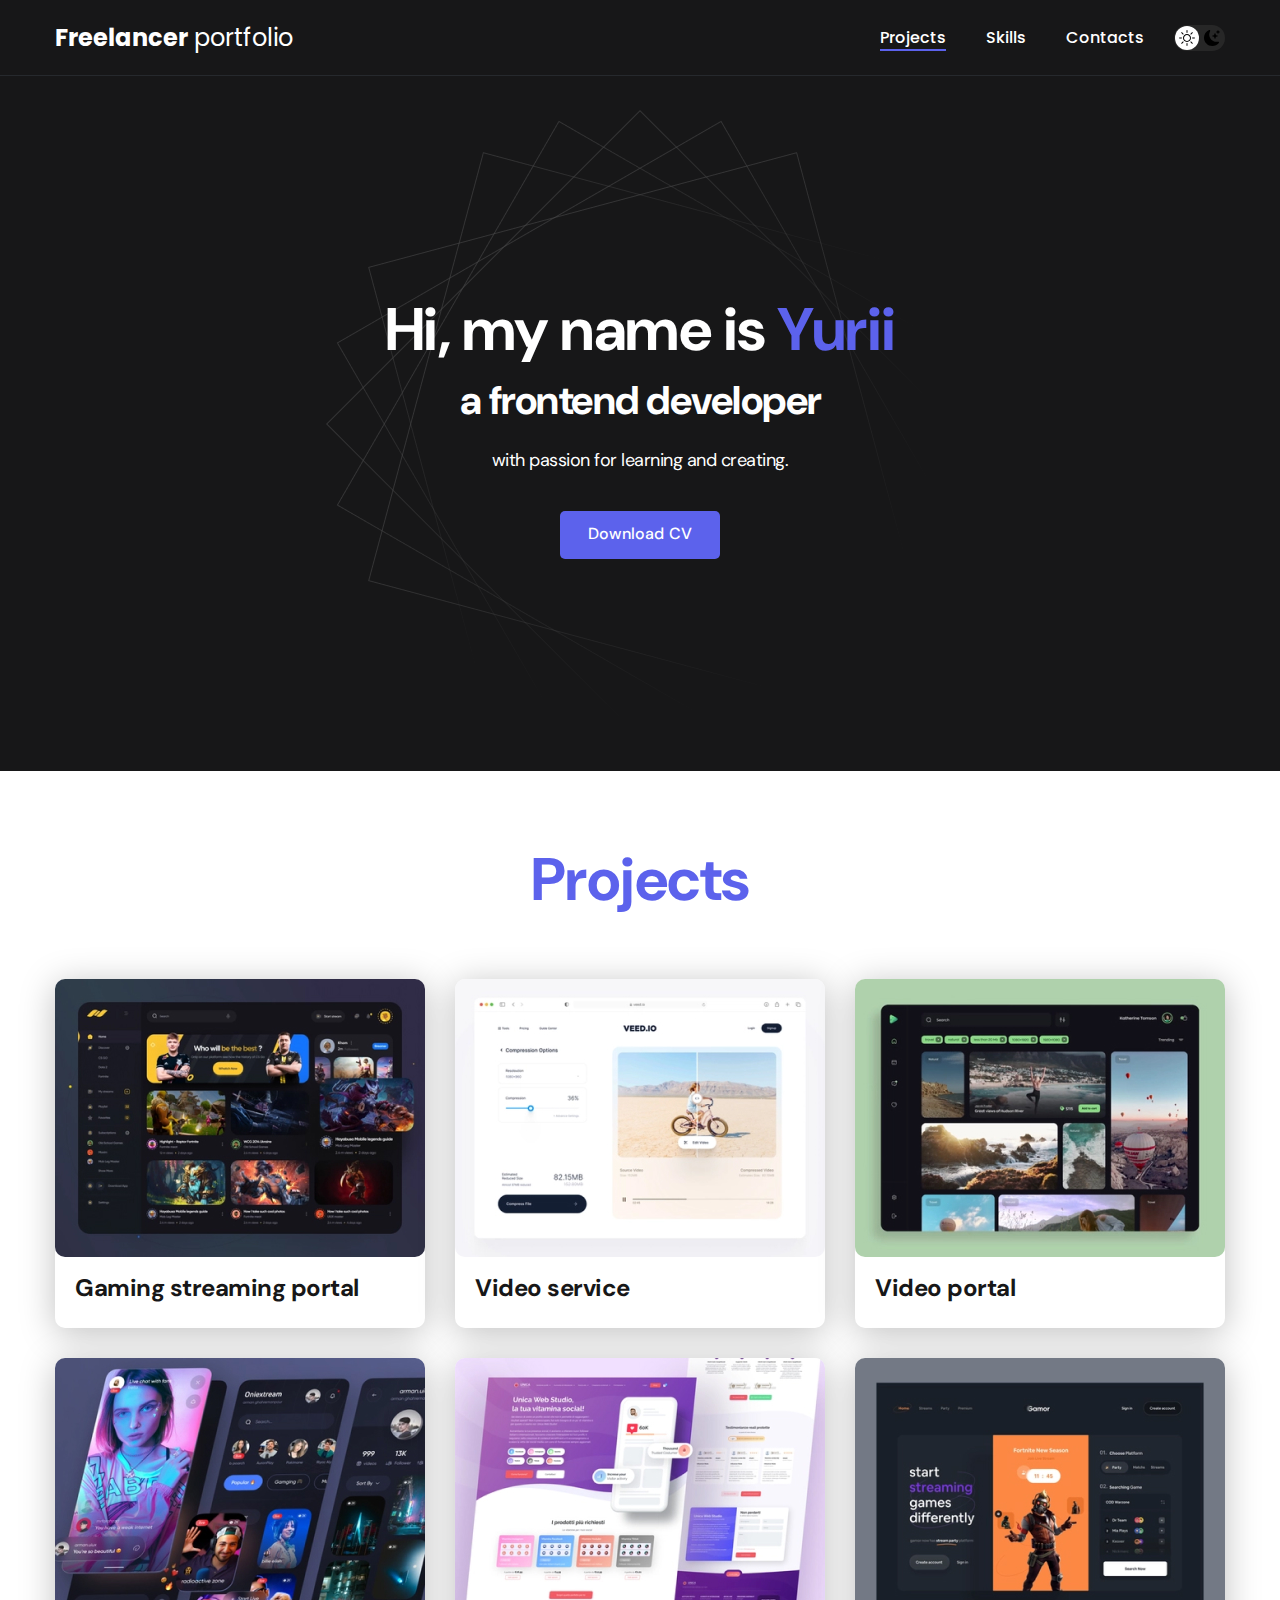
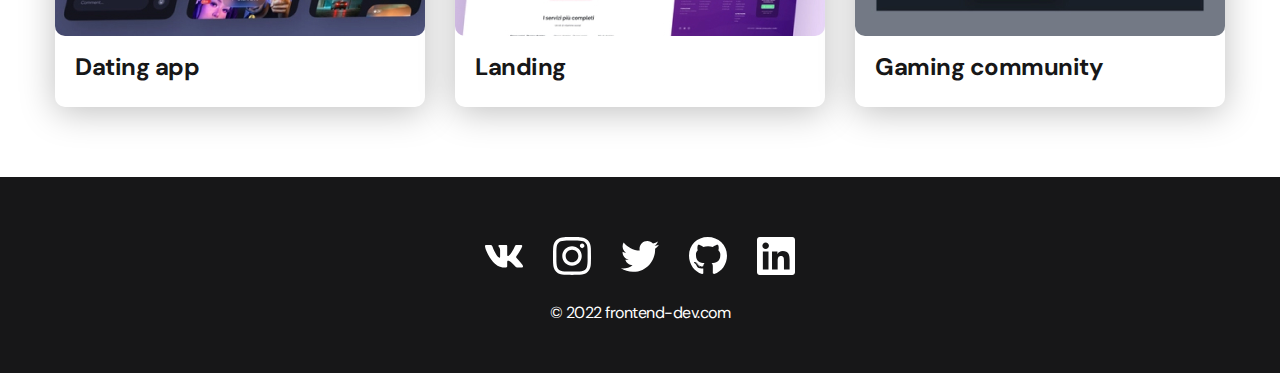
<file: index.html>
<!DOCTYPE html>
<html lang="en">
<head>
    <meta charset="UTF-8">
    <meta http-equiv="X-UA-Compatible" content="IE=edge">
    <meta name="viewport" content="width=device-width, initial-scale=1.0">
    <title>Freelancer portfolio</title>
    <link rel="stylesheet" href="./css/main.css">
</head>
<body>
    <nav class="nav">
        <div class="container">
            <div class="nav-row">
                <a href="./index.html" class="logo"><strong>Freelancer</strong> portfolio</a>

                <button class="dark-mode-btn">
                    <img src="./img/icons/sun.svg" alt="Light mode" class="dark-mode-btn__icon">
                    <img src="./img/icons/moon.svg" alt="Dark mode" class="dark-mode-btn__icon">
                </button>

                <ul class="nav-list">
                    <li class="nav-list__item"><a href="./index.html" class="nav-list__link nav-list__link--active">Projects</a></li>
                    <li class="nav-list__item"><a href="./skills.html" class="nav-list__link">Skills</a></li>
                    <li class="nav-list__item"><a href="./contacts.html" class="nav-list__link">Contacts</a></li>
                </ul>
            </div>
        </div>
    </nav>

    <header class="header">
        <div class="header__wrapper">
            <h1 class="header__title">
                <strong>Hi, my name is <em>Yurii</em></strong><br>
                a frontend developer
            </h1>
            <div class="header__text">
                <p>with passion for learning and creating.</p>
            </div>
            <a href="#!" class="btn">Download CV</a>
        </div>
    </header>

    <main class="section">
        <div class="container">
            <h2 class="title-1">Projects</h2>
            <ul class="projects">
                <li class="project">
                    <a href="./project-page.html">
                        <img src="./img/projects/01.jpg" alt="Project img" class="project__img">
                        <h3 class="project__title">Gaming streaming portal</h3>
                    </a>
                </li>
                <li class="project">
                    <a href="./project-page.html">
                        <img src="./img/projects/02.jpg" alt="Project img" class="project__img">
                        <h3 class="project__title">Video service</h3>
                    </a>
                </li>
                <li class="project">
                    <a href="./project-page.html">
                        <img src="./img/projects/03.jpg" alt="Project img" class="project__img">
                        <h3 class="project__title">Video portal</h3>
                    </a>
                </li>

                <li class="project">
                    <img src="./img/projects/04.jpg" alt="Project img" class="project__img">
                    <h3 class="project__title">Dating app</h3>
                </li>
                <li class="project">
                    <img src="./img/projects/05.jpg" alt="Project img" class="project__img">
                    <h3 class="project__title">Landing</h3>
                </li>
                <li class="project">
                    <img src="./img/projects/06.jpg" alt="Project img" class="project__img">
                    <h3 class="project__title">Gaming community</h3>
                </li>

            </ul>
        </div>
    </main>

    <footer class="footer">
        <div class="container">
            <div class="footer__wrapper">
                <ul class="social">
                    <li class="social__item"><a href="#!"><img src="./img/icons/vk.svg" alt="Link"></a></li>
                    <li class="social__item"><a href="#!"><img src="./img/icons/instagram.svg" alt="Link"></a></li>
                    <li class="social__item"><a href="#!"><img src="./img/icons/twitter.svg" alt="Link"></a></li>
                    <li class="social__item"><a href="#!"><img src="./img/icons/gitHub.svg" alt="Link"></a></li>
                    <li class="social__item"><a href="#!"><img src="./img/icons/linkedIn.svg" alt="Link"></a></li>
                </ul>
                <div class="copyright">
                    <p>© 2022 frontend-dev.com</p>
                </div>
            </div>
        </div>
    </footer>

    <script src="./js/main.js"></script>

</body>
</html>
</file>
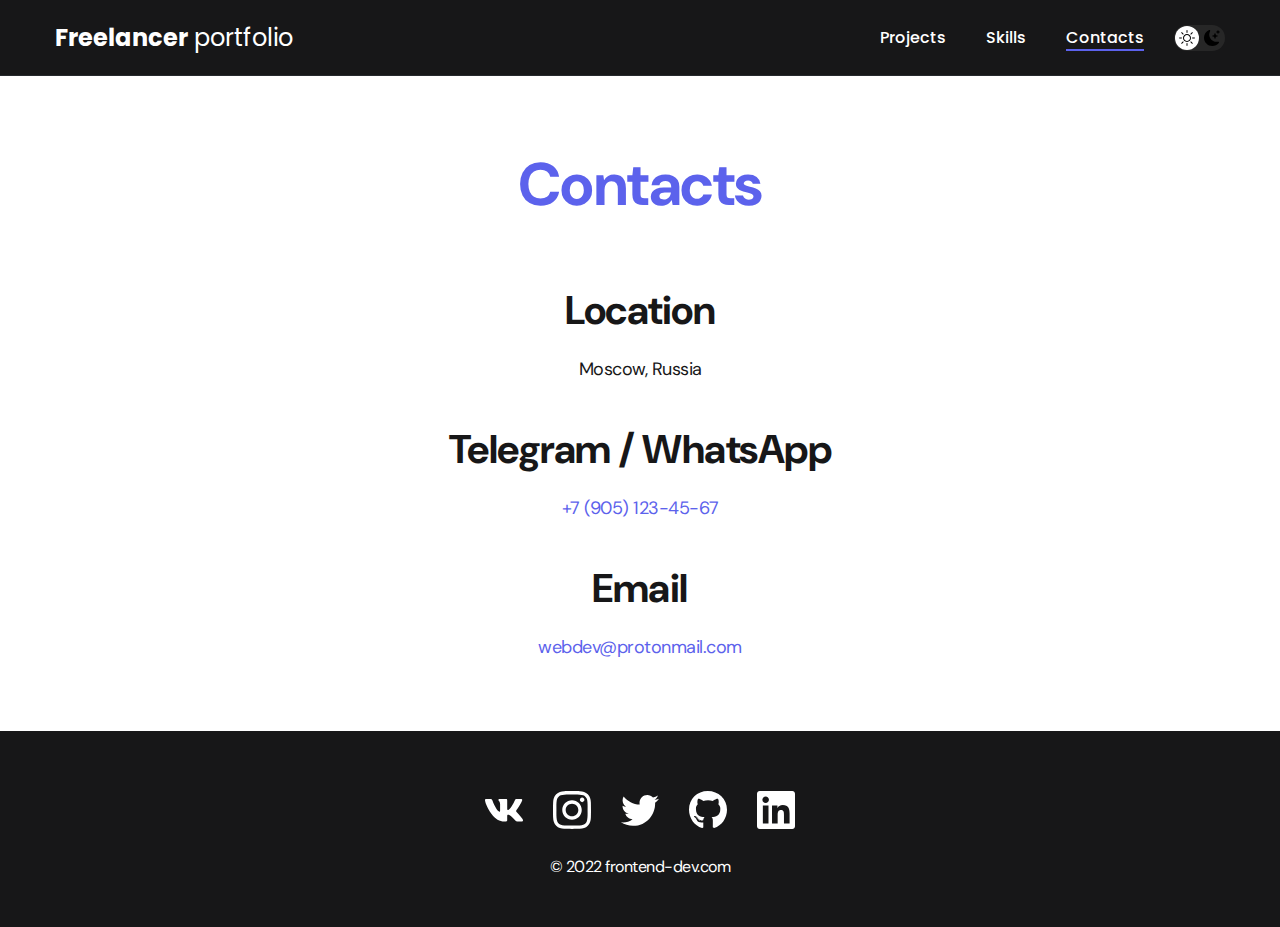
<file: contacts.html>
<!DOCTYPE html>
<html lang="en">
<head>
    <meta charset="UTF-8">
    <meta http-equiv="X-UA-Compatible" content="IE=edge">
    <meta name="viewport" content="width=device-width, initial-scale=1.0">
    <title>Freelancer portfolio</title>
    <link rel="stylesheet" href="./css/main.css">
</head>
<body>
    <nav class="nav">
        <div class="container">
            <div class="nav-row">
                <a href="./index.html" class="logo"><strong>Freelancer</strong> portfolio</a>

                <button class="dark-mode-btn">
                    <img src="./img/icons/sun.svg" alt="Light mode" class="dark-mode-btn__icon">
                    <img src="./img/icons/moon.svg" alt="Dark mode" class="dark-mode-btn__icon">
                </button>
                
                <ul class="nav-list">
                    <li class="nav-list__item"><a href="./index.html" class="nav-list__link">Projects</a></li>
                    <li class="nav-list__item"><a href="./skills.html" class="nav-list__link">Skills</a></li>
                    <li class="nav-list__item"><a href="./contacts.html" class="nav-list__link nav-list__link--active">Contacts</a></li>
                </ul>
            </div>
        </div>
    </nav>

    <main class="section">
        <div class="container">
                <h1 class="title-1">Contacts</h1>

                <ul class="content-list">
                    <li class="content-list__item">
                        <h2 class="title-2">Location</h2>
                        <p>Moscow, Russia</p>
                    </li>
                    <li class="content-list__item">
                        <h2 class="title-2">Telegram / WhatsApp</h2>
                        <p><a href="tel:+79051234567">+7 (905) 123-45-67</a></p>
                    </li>
                    <li class="content-list__item">
                        <h2 class="title-2">Email</h2>
                        <p><a href="mailto:webdev@protonmail.com">webdev@protonmail.com</a></p>
                    </li>
                </ul>

        </div>
    </main>

    <footer class="footer">
        <div class="container">
            <div class="footer__wrapper">
                <ul class="social">
                    <li class="social__item"><a href="#!"><img src="./img/icons/vk.svg" alt="Link"></a></li>
                    <li class="social__item"><a href="#!"><img src="./img/icons/instagram.svg" alt="Link"></a></li>
                    <li class="social__item"><a href="#!"><img src="./img/icons/twitter.svg" alt="Link"></a></li>
                    <li class="social__item"><a href="#!"><img src="./img/icons/gitHub.svg" alt="Link"></a></li>
                    <li class="social__item"><a href="#!"><img src="./img/icons/linkedIn.svg" alt="Link"></a></li>
                </ul>
                <div class="copyright">
                    <p>© 2022 frontend-dev.com</p>
                </div>
            </div>
        </div>
    </footer>

    <script src="./js/main.js"></script>

</body>
</html>
</file>
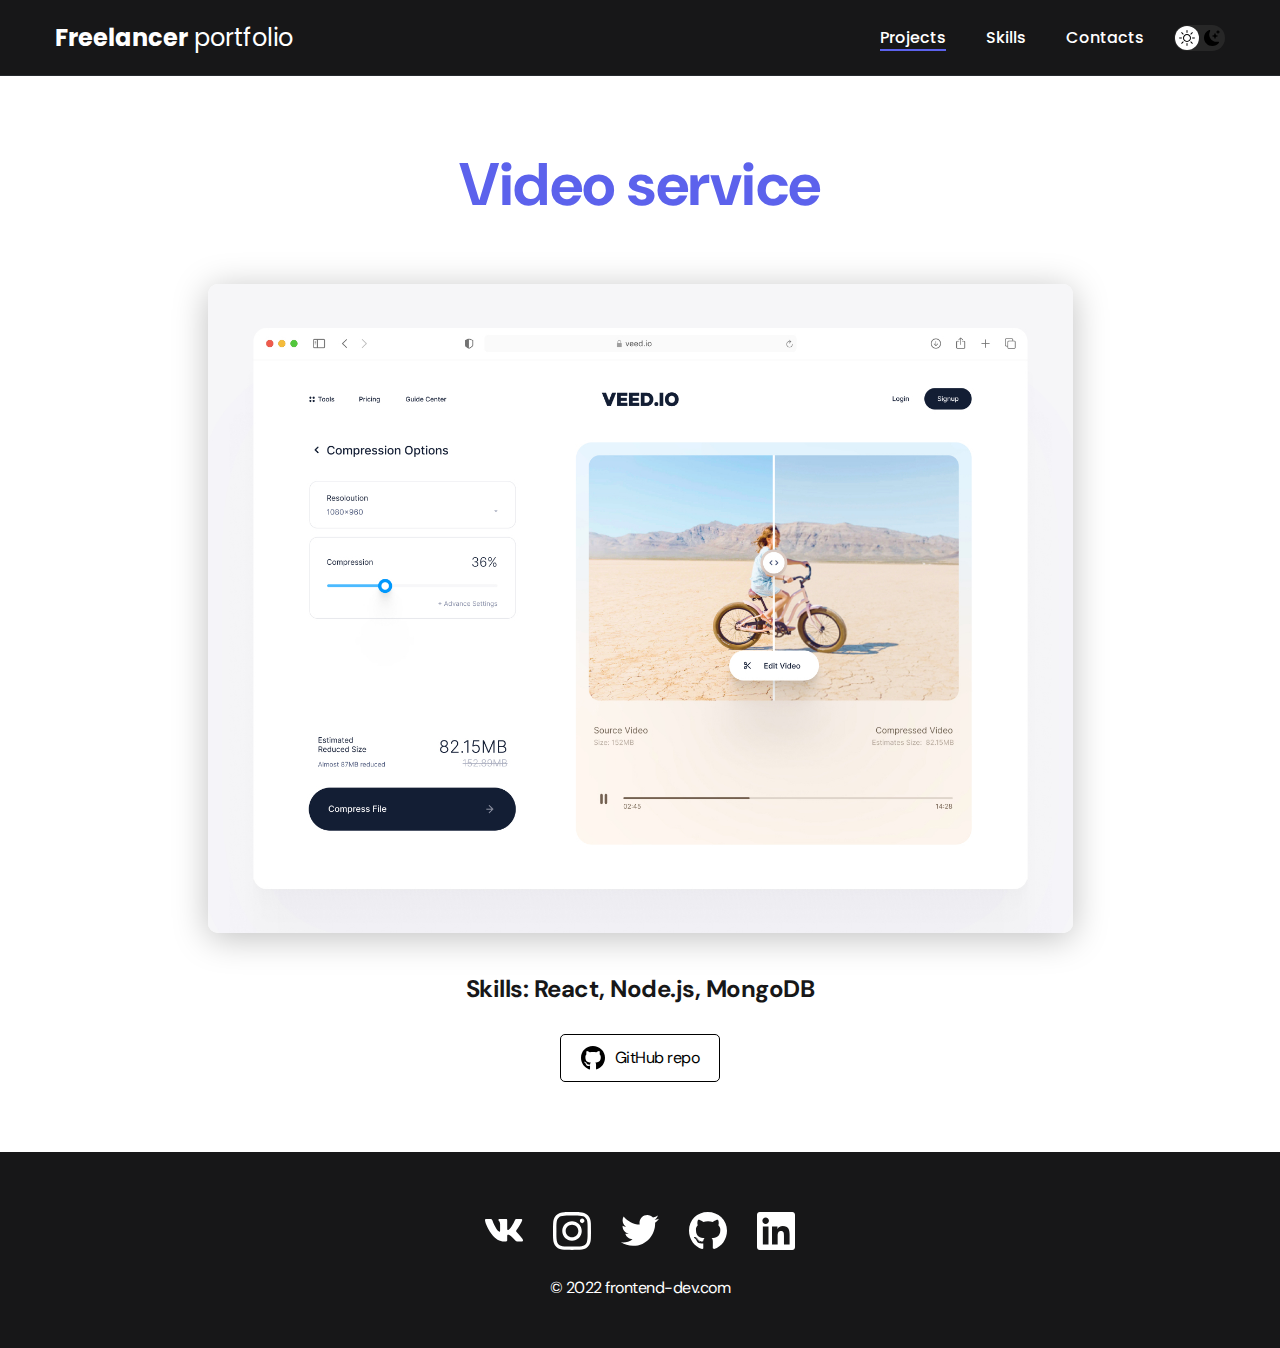
<file: project-page.html>
<!DOCTYPE html>
<html lang="en">
<head>
    <meta charset="UTF-8">
    <meta http-equiv="X-UA-Compatible" content="IE=edge">
    <meta name="viewport" content="width=device-width, initial-scale=1.0">
    <title>Freelancer portfolio</title>
    <link rel="stylesheet" href="./css/main.css">
</head>
<body>
    <nav class="nav">
        <div class="container">
            <div class="nav-row">
                <a href="./index.html" class="logo"><strong>Freelancer</strong> portfolio</a>

                <button class="dark-mode-btn">
                    <img src="./img/icons/sun.svg" alt="Light mode" class="dark-mode-btn__icon">
                    <img src="./img/icons/moon.svg" alt="Dark mode" class="dark-mode-btn__icon">
                </button>

                <ul class="nav-list">
                    <li class="nav-list__item"><a href="./index.html" class="nav-list__link nav-list__link--active">Projects</a></li>
                    <li class="nav-list__item"><a href="./skills.html" class="nav-list__link">Skills</a></li>
                    <li class="nav-list__item"><a href="./contacts.html" class="nav-list__link">Contacts</a></li>
                </ul>
            </div>
        </div>
    </nav>

    <main class="section">
        <div class="container">
            <div class="project-details">

                <h1 class="title-1">Video service</h1>

                <img src="./img/projects/02-big.jpg" alt="" class="project-details__cover">

                <div class="project-details__desc">
                    <p>Skills: React, Node.js, MongoDB</p>
                </div>

                <a href="#!" class="btn-outline">
                    <img src="./img/icons/gitHub-black.svg" alt="">
                    GitHub repo
                </a>

            </div>
        </div>
    </main>

    <footer class="footer">
        <div class="container">
            <div class="footer__wrapper">
                <ul class="social">
                    <li class="social__item"><a href="#!"><img src="./img/icons/vk.svg" alt="Link"></a></li>
                    <li class="social__item"><a href="#!"><img src="./img/icons/instagram.svg" alt="Link"></a></li>
                    <li class="social__item"><a href="#!"><img src="./img/icons/twitter.svg" alt="Link"></a></li>
                    <li class="social__item"><a href="#!"><img src="./img/icons/gitHub.svg" alt="Link"></a></li>
                    <li class="social__item"><a href="#!"><img src="./img/icons/linkedIn.svg" alt="Link"></a></li>
                </ul>
                <div class="copyright">
                    <p>© 2022 frontend-dev.com</p>
                </div>
            </div>
        </div>
    </footer>

    <script src="./js/main.js"></script>

</body>
</html>
</file>
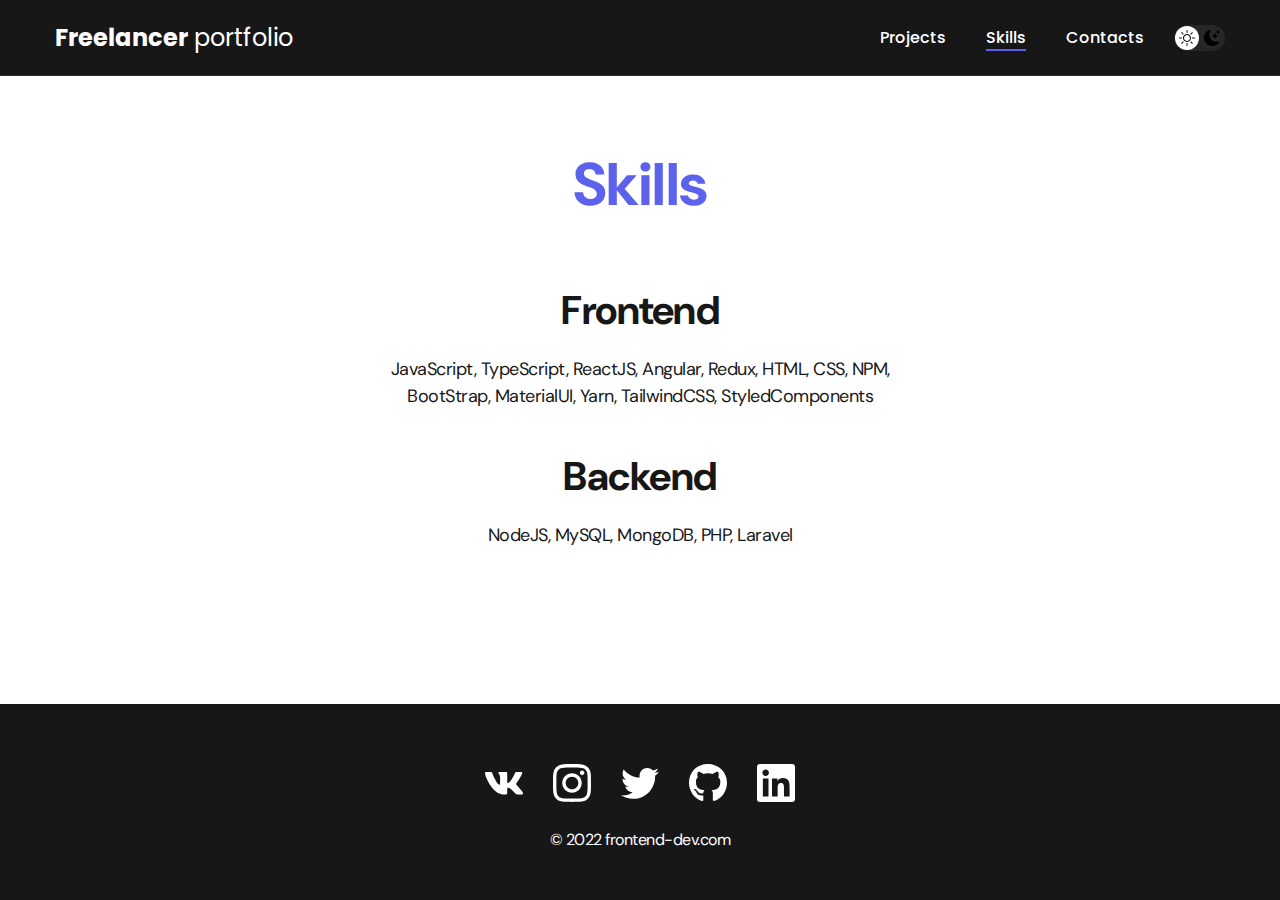
<file: skills.html>
<!DOCTYPE html>
<html lang="en">
<head>
    <meta charset="UTF-8">
    <meta http-equiv="X-UA-Compatible" content="IE=edge">
    <meta name="viewport" content="width=device-width, initial-scale=1.0">
    <title>Freelancer portfolio</title>
    <link rel="stylesheet" href="./css/main.css">
</head>
<body>
    <nav class="nav">
        <div class="container">
            <div class="nav-row">
                <a href="./index.html" class="logo"><strong>Freelancer</strong> portfolio</a>

                <button class="dark-mode-btn">
                    <img src="./img/icons/sun.svg" alt="Light mode" class="dark-mode-btn__icon">
                    <img src="./img/icons/moon.svg" alt="Dark mode" class="dark-mode-btn__icon">
                </button>

                <ul class="nav-list">
                    <li class="nav-list__item"><a href="./index.html" class="nav-list__link">Projects</a></li>
                    <li class="nav-list__item"><a href="./skills.html" class="nav-list__link nav-list__link--active">Skills</a></li>
                    <li class="nav-list__item"><a href="./contacts.html" class="nav-list__link">Contacts</a></li>
                </ul>
            </div>
        </div>
    </nav>

    <main class="section">
        <div class="container">
                <h1 class="title-1">Skills</h1>

                <ul class="content-list">
                    <li class="content-list__item">
                        <h2 class="title-2">Frontend</h2>
                        <p>JavaScript, TypeScript, ReactJS, Angular, Redux, HTML, CSS, NPM, BootStrap, MaterialUI, Yarn, TailwindCSS, StyledComponents</p>
                    </li>
                    <li class="content-list__item">
                        <h2 class="title-2">Backend</h2>
                        <p>NodeJS, MySQL, MongoDB, PHP, Laravel</p>
                    </li>
                </ul>

        </div>
    </main>

    <footer class="footer">
        <div class="container">
            <div class="footer__wrapper">
                <ul class="social">
                    <li class="social__item"><a href="#!"><img src="./img/icons/vk.svg" alt="Link"></a></li>
                    <li class="social__item"><a href="#!"><img src="./img/icons/instagram.svg" alt="Link"></a></li>
                    <li class="social__item"><a href="#!"><img src="./img/icons/twitter.svg" alt="Link"></a></li>
                    <li class="social__item"><a href="#!"><img src="./img/icons/gitHub.svg" alt="Link"></a></li>
                    <li class="social__item"><a href="#!"><img src="./img/icons/linkedIn.svg" alt="Link"></a></li>
                </ul>
                <div class="copyright">
                    <p>© 2022 frontend-dev.com</p>
                </div>
            </div>
        </div>
    </footer>

    <script src="./js/main.js"></script>

</body>
</html>
</file>
<file: css/main.css>
@import "./reset.css";
@import url('https://fonts.googleapis.com/css2?family=DM+Sans:wght@400;500;700&family=Poppins:wght@400;500;700&display=swap');

/*
font-family: 'DM Sans', sans-serif;
font-family: 'Poppins', sans-serif;
*/

/* * {
    border: 1px solid red;
} */

:root {
    --blackpure: #000;
    --black: #171718;
    --black-border: #26292D;
    --white: #fff;
    --purple: #5C62EC;

    --text-color: var(--black);

    --dark-bg: var(--black);
    --dark-border: var(--black-border);
    --header-text: var(--white);
    --accent: var(--purple);

    /* Light mode */
    --page-bg: var(--white);
    --text-color: var(--black);

    --title-1: var(--accent);

    --project-card-bg: var(--white);
    --project-card-text: var(--black);
    --box-shadow: 0px 5px 35px rgba(0, 0, 0, 0.25);
}

.dark {
     /* Dark mode */
    --page-bg: #252526;
    --text-color: var(--white);

    --title-1: var(--white);

    --project-card-bg: var(--black);
    --project-card-text: var(--white);
    --box-shadow: 0px 5px 35px rgba(0, 0, 0, 0.8);
}

html, body {
    display: flex;
    flex-direction: column;
    min-height: 100vh;

    font-family: 'DM Sans', sans-serif;
    letter-spacing: -0.5px;

    /* Light mode */
    background-color: var(--page-bg);
    color: var(--text-color);
}

/* General */

.container {
    margin: 0 auto;
    padding: 0 15px;
    max-width: 1200px;
}

.none {
    display: none !important;
}

.section {
    padding: 70px 0;
}

.title-1 {
    margin-bottom: 60px;

    font-size: 60px;
    font-weight: 700;
    line-height: 1.3;
    color: var(--title-1);
    text-align: center;
}

.title-2 {
    margin-bottom: 20px;

    font-size: 40px;
    font-weight: 700;
    line-height: 1.3;
}

/* Nav */

.nav {
    padding: 20px 0;
    border-bottom: 1px solid var(--dark-border);
    background-color: var(--dark-bg);
    color: var(--header-text);
    letter-spacing: normal;
}

.nav-row {
    display: flex;
    justify-content: flex-end;
    align-items: center;
    column-gap: 30px;
    row-gap: 20px;
    flex-wrap: wrap;
}

.logo {
    margin-right: auto;
    color: var(--header-text);
    font-size: 24px;
    font-family: 'Poppins', sans-serif;
}

.logo strong {
    font-weight: 700;
}

.nav-list {
    display: flex;
    flex-wrap: wrap;
    row-gap: 10px;
    align-items: center;
    column-gap: 40px;
    font-size: 16px;
    font-weight: 500;
    font-family: 'Poppins', sans-serif;
}

.nav-list__link {
    color: var(--header-text);
    transition: opacity 0.2s ease-in;
}

.nav-list__link:hover {
    opacity: 0.8;
}

.nav-list__link--active {
    position: relative;
}

.nav-list__link--active::before {
    content: "";

    position: absolute;
    left: 0;
    top: 100%;

    display: block;
    height: 2px;
    width: 100%;
    background-color: var(--accent);
}

/* Dark mode btn */

.dark-mode-btn {
    order: 9;

    position: relative;
    display: flex;
    justify-content: space-between;

    width: 51px;
    height: 26px;
    padding: 5px;

    border-radius: 50px;
    background-color: #272727;
}

.dark-mode-btn::before {
    content: "";

    position: absolute;
    top: 1px;
    left: 1px;

    display: block;
    width: 24px;
    height: 24px;

    border-radius: 50%;
    background-color: var(--white);

    transition: left 0.2s ease-in;
}

.dark-mode-btn--active::before {
    left: 26px;
}

.dark-mode-btn__icon {
    position: relative;
    z-index: 9;
}

/* Header */

.header {
    padding: 40px 0;
    min-height: 695px;

    display: flex;
    justify-content: center;
    align-items: center;

    background-color: var(--dark-bg);
    background-image: url('./../img/header-bg.png');
    background-repeat: no-repeat;
    background-size: auto;
    background-position: center center;

    color: var(--header-text);
    text-align: center;
}

.header__wrapper {
    padding: 0 15px;
    max-width: 660px;
}

.header__title {
    margin-bottom: 20px;
    font-size: 40px;
    font-weight: 700;
    line-height: 1.4;
}

.header__title strong {
    font-size: 60px;
    font-weight: 700;
}

.header__title em {
    font-style: normal;
    color: var(--accent);
}

.header__text {
    margin-bottom: 40px;
    font-size: 18px;
    line-height: 1.333;
}

.header__text p + p{
    margin-top: 0.5em;
}

/* Btn */

.btn {
    display: inline-block;
    height: 48px;
    padding: 12px 28px;

    border-radius: 5px;
    background-color: var(--accent);
    color: var(--white);
    letter-spacing: 0.15px;
    font-size: 16px;
    font-weight: 500;

    transition: opacity 0.2s ease-in;
}

.btn:hover {
    opacity: 0.8;
}

.btn:active {
    position: relative;
    top: 1px;
}

/* Btn outline */

.btn-outline {
    display: flex;
    column-gap: 10px;
    align-items: center;

    height: 48px;
    padding: 12px 20px;

    border-radius: 5px;
    border: 1px solid var(--blackpure);
    background-color: var(--white);
    color: var(--blackpure);

    transition: opacity 0.2s ease-in;
}

.btn-outline:hover {
    opacity: 0.8;
}

.btn-outline:active {
    position: relative;
    top: 1px;
}

/* Projects  */

.projects {
    display: flex;
    justify-content: center;
    flex-wrap: wrap;
    column-gap: 30px;
    row-gap: 30px;
}

.project {
    max-width: 370px;
    background-color: var(--project-card-bg);
    box-shadow: var(--box-shadow);
    border-radius: 10px;
}

.project__img {
    border-radius: 10px;
}

.project__title {
    padding: 15px 20px 25px;
    font-weight: 700;
    font-size: 24px;
    line-height: 1.3;
    color: var(--project-card-text);
}

/* Project details */

.project-details {
    margin: 0 auto;
    max-width: 865px;

    display: flex;
    flex-direction: column;
    align-items: center;

    text-align: center;
}

.project-details__cover {
    max-width: 100%;
    margin-bottom: 40px;

    box-shadow: 0px 5px 35px rgba(0, 0, 0, 0.25);
    border-radius: 10px;
}

.project-details__desc {
    margin-bottom: 30px;

    font-weight: 700;
    font-size: 24px;
    line-height: 1.3;
}

/* Content list */

.content-list {
    margin: 0 auto;
    max-width: 570px;
    display: flex;
    flex-direction: column;
    align-items: center;
    row-gap: 40px;
    text-align: center;
}

.content-list a {
    color: var(--accent);
}

.content-list__item {
    font-size: 18px;
    line-height: 1.5;
}

.content-list__item p + p {
    margin-top: 0.5em;
}

/* Footer */

.footer {
    margin-top: auto;
    padding: 60px 0 50px;
    background-color: var(--dark-bg);
    color: var(--header-text);
}

.footer__wrapper {
    display: flex;
    flex-direction: column;
    align-items: center;
    row-gap: 27px;
}

.social {
    display: flex;
    column-gap: 30px;
    align-items: center;
}

.copyright {
    font-size: 16px;
}

.copyright p + p {
    margin-top: 0.5em;
}

@media (max-width: 620px) {

    /* Header  */

    .header {
        min-height: unset;
    }

    .header__title {
        font-size: 30px;
    }

    .header__title strong {
        font-size: 40px;
    }

    /* Nav */

    .nav-row {
        justify-content: space-between;
    }

    .dark-mode-btn {
        order: 0;
    }

    /* General */

    .section {
        padding: 40px 0;
    }

    .title-1 {
        margin-bottom: 30px;
        font-size: 40px;
    }

    .title-2 {
        margin-bottom: 10px;
        font-size: 30px;
    }

    /* Projects */

    .project__title {
        font-size: 22px;
    }

    /* Project page */

    .project-details__desc {
        margin-bottom: 20px;
        font-size: 22px;
    }

    /* Content List */

    .content-list {
        row-gap: 20px;
    }

    .content-list__item {
        font-size: 16px;
    }

    /* Footer */

    .footer {
        padding: 40px 0 30px;
    }

    .footer__wrapper {
        row-gap: 20px;
    }

    /* Social */

    .social {
        column-gap: 20px;
    }

    .social__item {
        width: 28px;
    }

}
</file>
